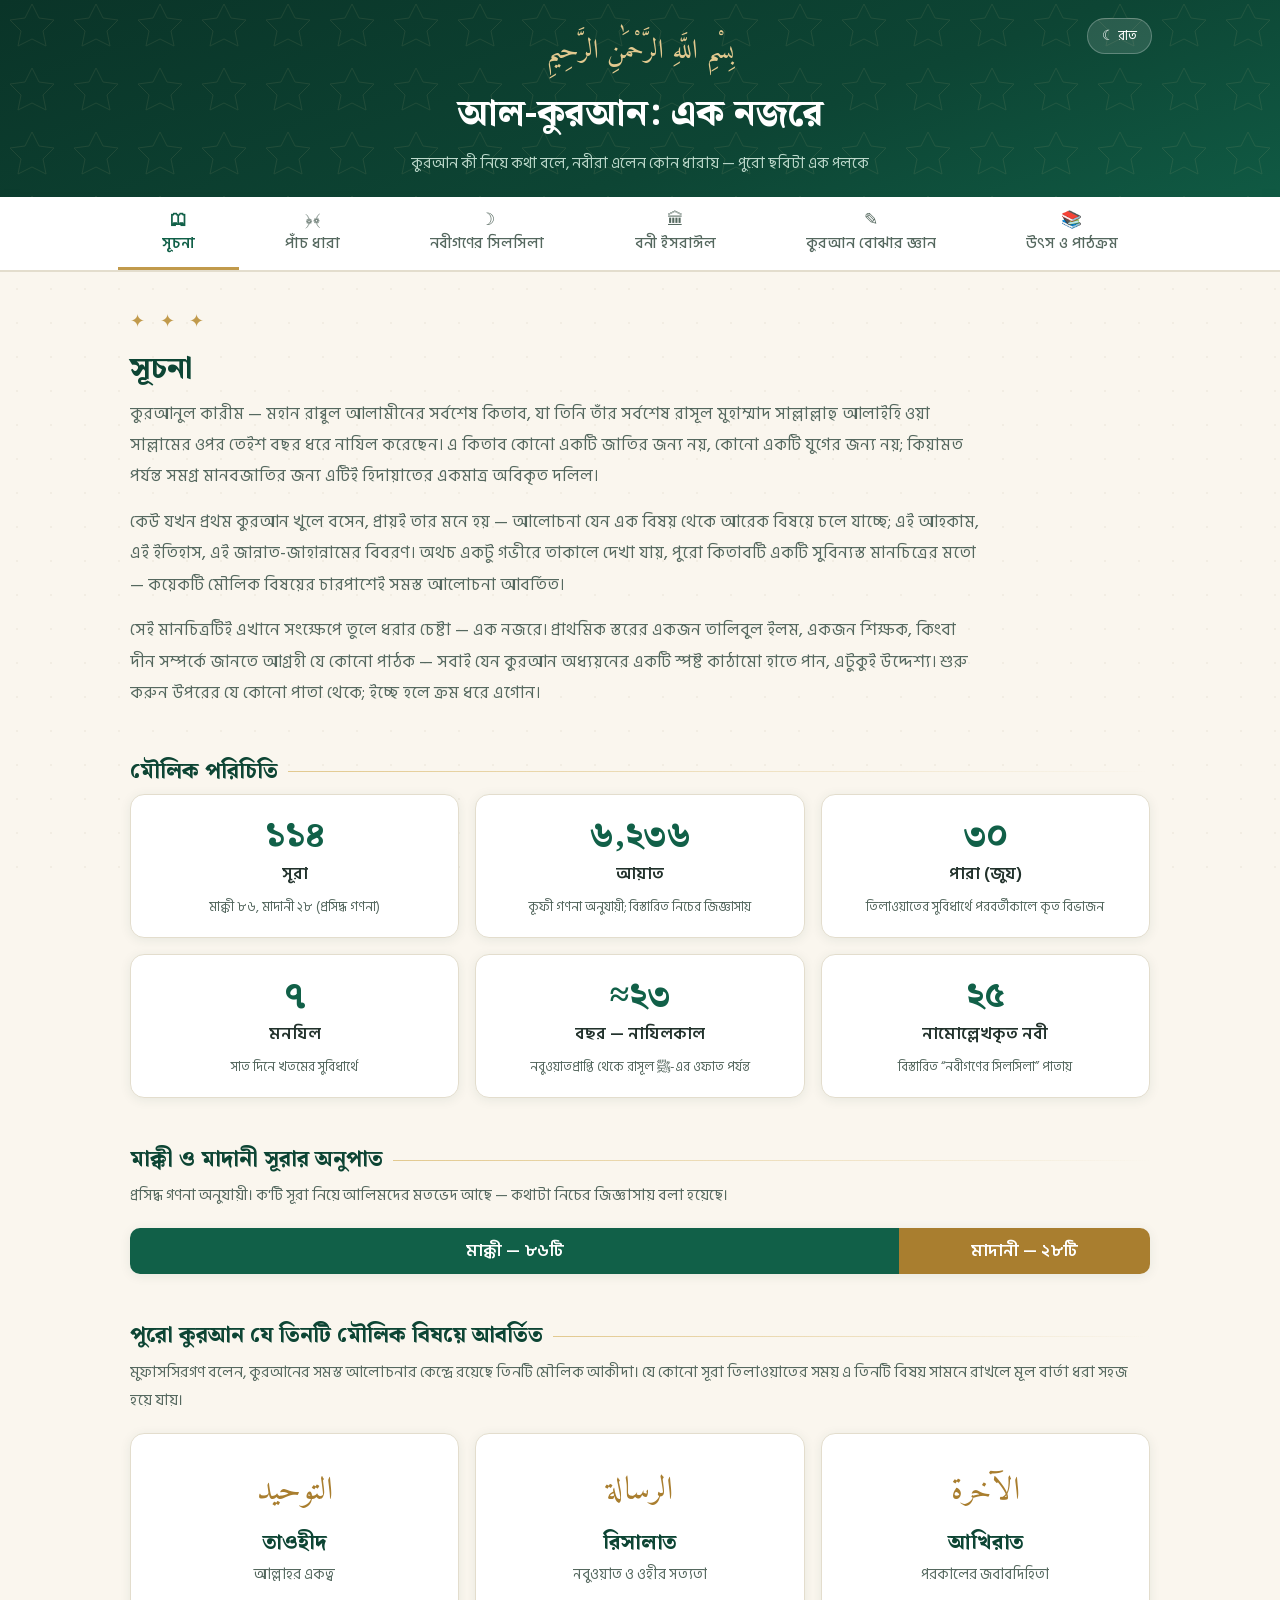
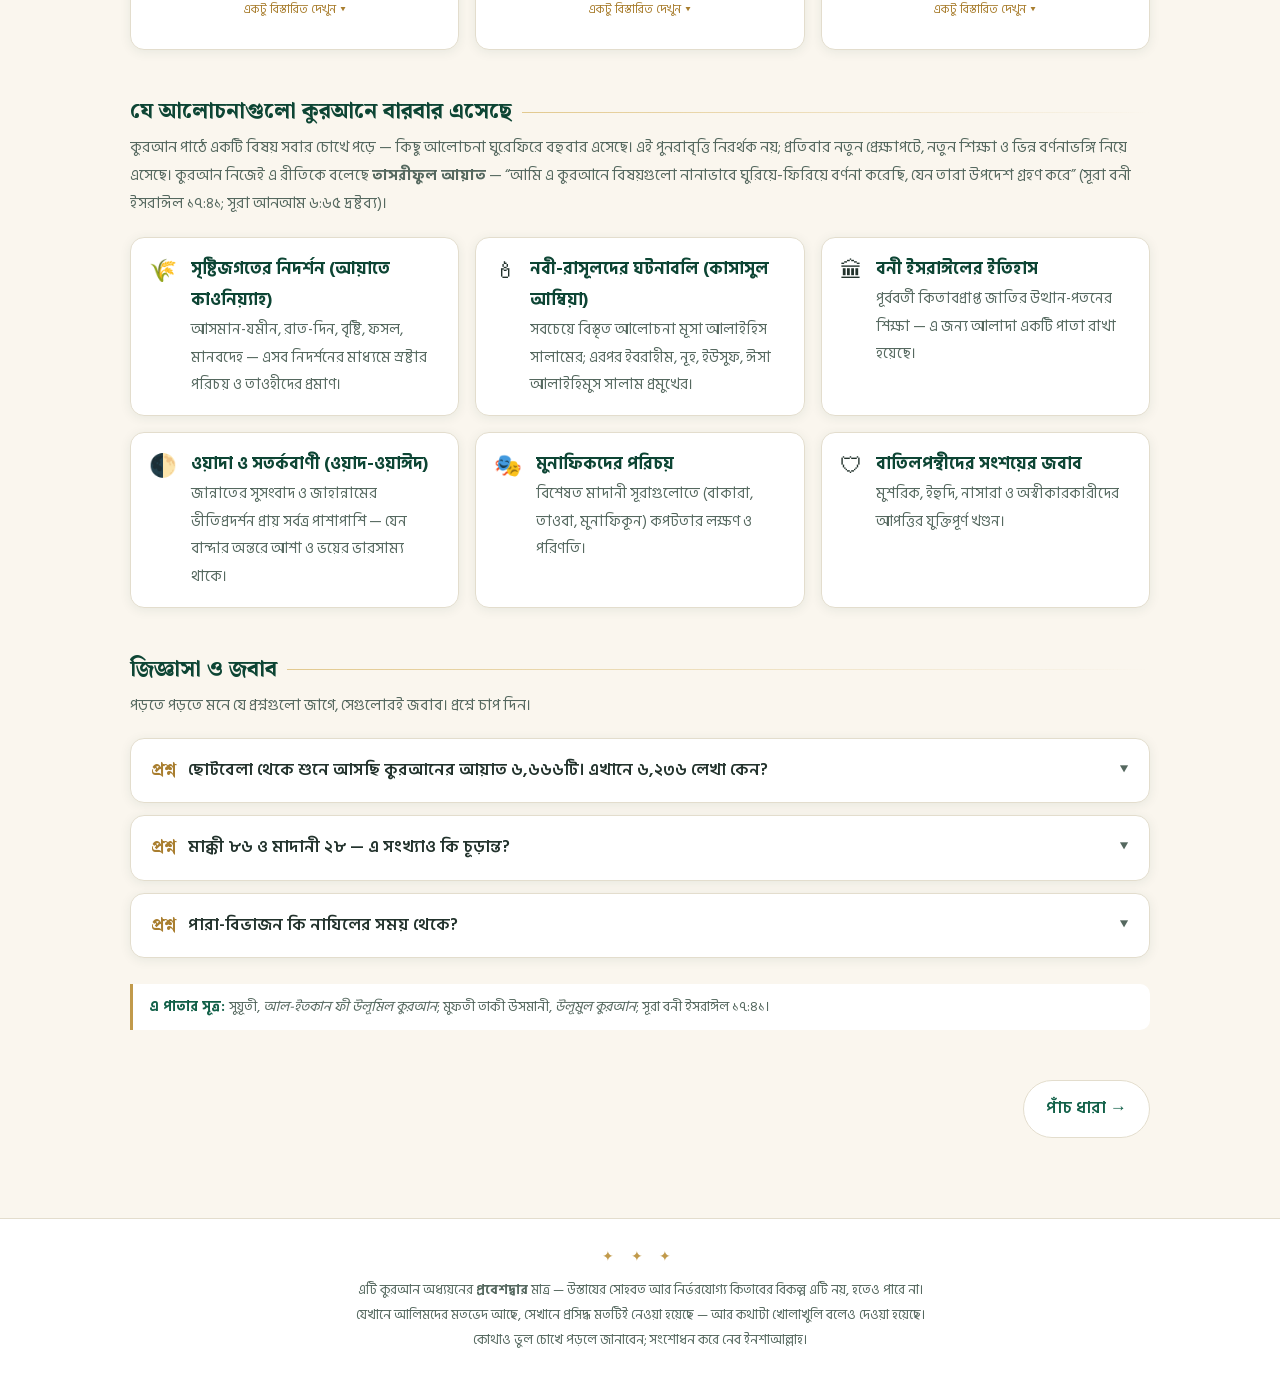
<file: app/index.html>
<!DOCTYPE html>
<html lang="bn">
<head>
  <meta charset="UTF-8">
  <meta name="viewport" content="width=device-width, initial-scale=1.0">
  <title>আল-কুরআন: এক নজরে — কুরআন বোঝার সহজ কাঠামো</title>
  <meta name="description" content="কুরআন খুললে প্রথমেই মনে হয়, আলোচনা যেন এক বিষয় থেকে আরেক বিষয়ে চলে যাচ্ছে। অথচ পুরো কিতাবটি একটি সুবিন্যস্ত মানচিত্র। সেই মানচিত্রটিই এখানে — কুরআনের পাঁচ ধারা, ২৫ নবীর সিলসিলা, বনী ইসরাঈলের ইতিহাস আর তাফসীর বোঝার মৌলিক জ্ঞান; সহজ বাংলায়, এক নজরে।">
  <meta name="author" content="আল-কুরআন: এক নজরে">
  <meta name="theme-color" content="#0a3428">
  <link rel="canonical" href="https://omayerhamdi.github.io/quran-porichiti/">

  <!-- ওপেন গ্রাফ / সোশ্যাল প্রিভিউ -->
  <meta property="og:type" content="website">
  <meta property="og:locale" content="bn_BD">
  <meta property="og:site_name" content="আল-কুরআন: এক নজরে">
  <meta property="og:url" content="https://omayerhamdi.github.io/quran-porichiti/">
  <meta property="og:title" content="আল-কুরআন: এক নজরে">
  <meta property="og:description" content="কুরআন কী নিয়ে কথা বলে, নবীরা এলেন কোন ধারায় — পুরো ছবিটা এক পলকে। পাঁচ ধারা, ২৫ নবীর সিলসিলা-মানচিত্র, বনী ইসরাঈলের ইতিহাস; সহজ বাংলায়।">
  <meta property="og:image" content="https://omayerhamdi.github.io/quran-porichiti/og.png">
  <meta property="og:image:width" content="1200">
  <meta property="og:image:height" content="630">
  <meta property="og:image:alt" content="আল-কুরআন: এক নজরে — ১১৪ সূরা, ৬,২৩৬ আয়াত, ২৫ নবীর সিলসিলা, ৫ ধারা">
  <meta name="twitter:card" content="summary_large_image">
  <meta name="twitter:title" content="আল-কুরআন: এক নজরে">
  <meta name="twitter:description" content="কুরআন কী নিয়ে কথা বলে, নবীরা এলেন কোন ধারায় — পুরো ছবিটা এক পলকে। সহজ বাংলায়।">
  <meta name="twitter:image" content="https://omayerhamdi.github.io/quran-porichiti/og.png">

  <link rel="icon" href="data:image/svg+xml,%3Csvg xmlns='http://www.w3.org/2000/svg' viewBox='0 0 100 100'%3E%3Ctext y='.9em' font-size='90'%3E%F0%9F%93%96%3C/text%3E%3C/svg%3E">
  <link rel="stylesheet" href="fonts/fonts.css">
  <link rel="stylesheet" href="css/style.css">
</head>
<body>
  <div id="app-root">
    <header class="site">
      <div class="hdr-inner">
        <button class="theme-toggle" aria-label="থিম পরিবর্তন">☾ রাত</button>
        <span class="hdr-bismillah">بِسْمِ اللَّهِ الرَّحْمَٰنِ الرَّحِيمِ</span>
        <div class="hdr-title">আল-কুরআন: এক নজরে</div>
        <div class="hdr-sub">কুরআন কী নিয়ে কথা বলে, নবীরা এলেন কোন ধারায় — পুরো ছবিটা এক পলকে</div>
      </div>
      <nav class="tabs" aria-label="প্রধান নেভিগেশন"><div class="tabs-inner"></div></nav>
    </header>

    <main id="page-container" aria-live="polite"></main>

    <footer class="site">
      <span class="f-orn">✦ ✦ ✦</span>
      এটি কুরআন অধ্যয়নের <b>প্রবেশদ্বার</b> মাত্র — উস্তাযের সোহবত আর নির্ভরযোগ্য কিতাবের বিকল্প এটি নয়, হতেও পারে না।<br>
      যেখানে আলিমদের মতভেদ আছে, সেখানে প্রসিদ্ধ মতটিই নেওয়া হয়েছে — আর কথাটা খোলাখুলি বলেও দেওয়া হয়েছে।<br>
      কোথাও ভুল চোখে পড়লে জানাবেন; সংশোধন করে নেব ইনশাআল্লাহ।
    </footer>
  </div>

  <script src="js/data.js"></script>
  <script src="js/app.js"></script>
</body>
</html>
</file>
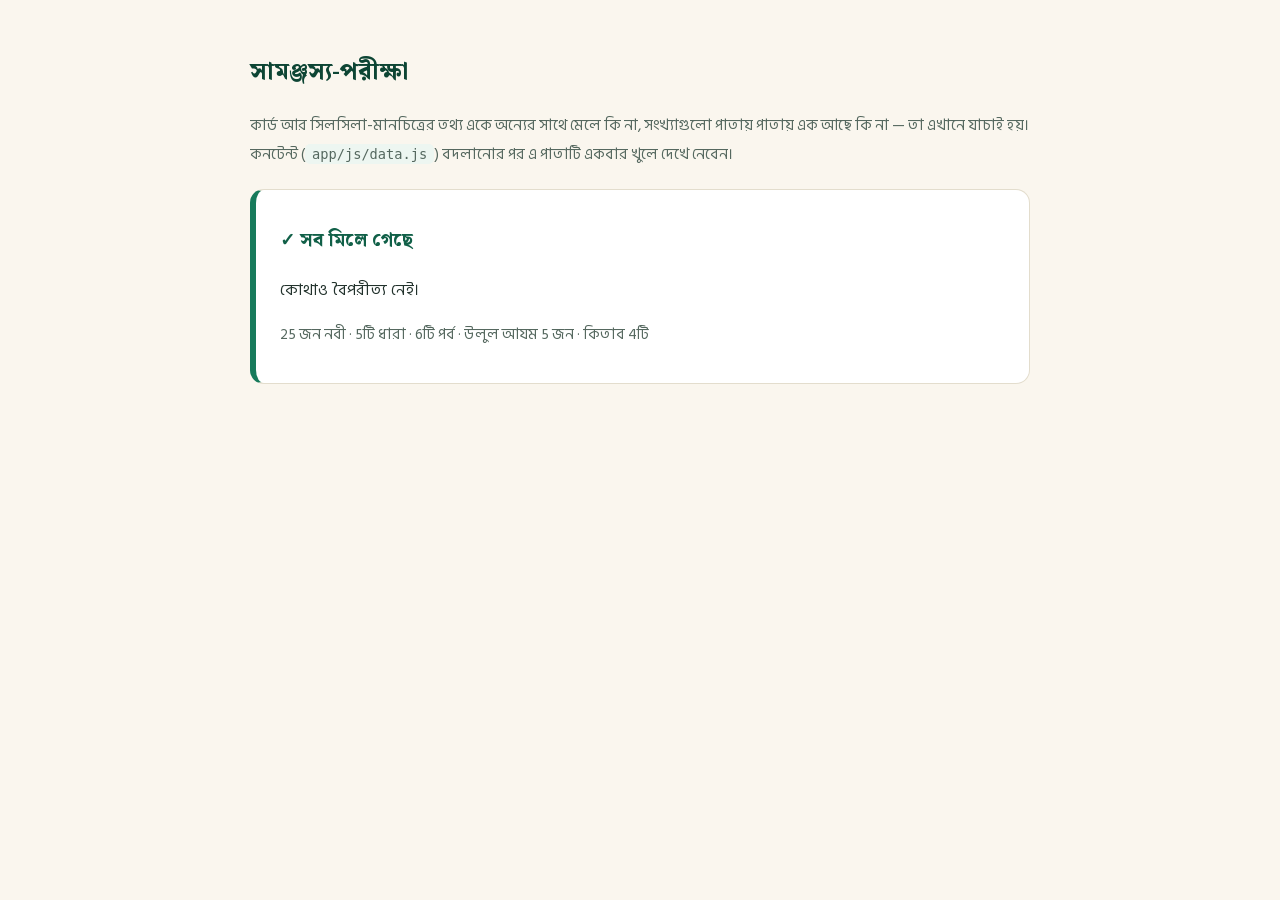
<file: tools/check.html>
<!DOCTYPE html>
<html lang="bn">
<head>
<meta charset="UTF-8">
<title>সামঞ্জস্য-পরীক্ষা — আল-কুরআন: এক নজরে</title>
<link rel="stylesheet" href="../app/fonts/fonts.css">
<style>
  body { font-family: "Hind Siliguri", sans-serif; background: #faf6ee; color: #22322c;
         max-width: 780px; margin: 50px auto; padding: 0 22px; line-height: 1.9; }
  h1 { font-family: "Noto Serif Bengali", serif; color: #0d4534; font-size: 1.5rem; }
  .box { border-radius: 14px; padding: 18px 24px; margin-top: 20px; border: 1px solid #e3ddcd; background: #fff; }
  .ok { border-inline-start: 6px solid #177a5b; }
  .bad { border-inline-start: 6px solid #8c3b2e; }
  .ok h2 { color: #116048; } .bad h2 { color: #8c3b2e; }
  h2 { font-family: "Noto Serif Bengali", serif; font-size: 1.15rem; margin-bottom: 6px; }
  li { margin-bottom: 8px; }
  .sum { color: #55685f; font-size: .95rem; }
  code { background: #edf6f1; padding: 2px 7px; border-radius: 5px; font-size: .9em; }
</style>
</head>
<body>
  <h1>সামঞ্জস্য-পরীক্ষা</h1>
  <p class="sum">কার্ড আর সিলসিলা-মানচিত্রের তথ্য একে অন্যের সাথে মেলে কি না, সংখ্যাগুলো পাতায় পাতায় এক আছে কি না — তা এখানে যাচাই হয়।
     কনটেন্ট (<code>app/js/data.js</code>) বদলানোর পর এ পাতাটি একবার খুলে দেখে নেবেন।</p>
  <div id="out"></div>

  <script src="../app/js/data.js"></script>
  <script src="checks.js"></script>
  <script>
    const r = runChecks(DATA);
    document.getElementById("out").innerHTML = r.ok
      ? `<div class="box ok">
           <h2>✓ সব মিলে গেছে</h2>
           <p>কোথাও বৈপরীত্য নেই।</p>
           <p class="sum">${r.summary}</p>
         </div>`
      : `<div class="box bad">
           <h2>✗ ${r.problems.length}টি অসামঞ্জস্য</h2>
           <ul>${r.problems.map(p => `<li>${p}</li>`).join("")}</ul>
           <p class="sum">${r.summary}</p>
         </div>`;
  </script>
</body>
</html>
</file>
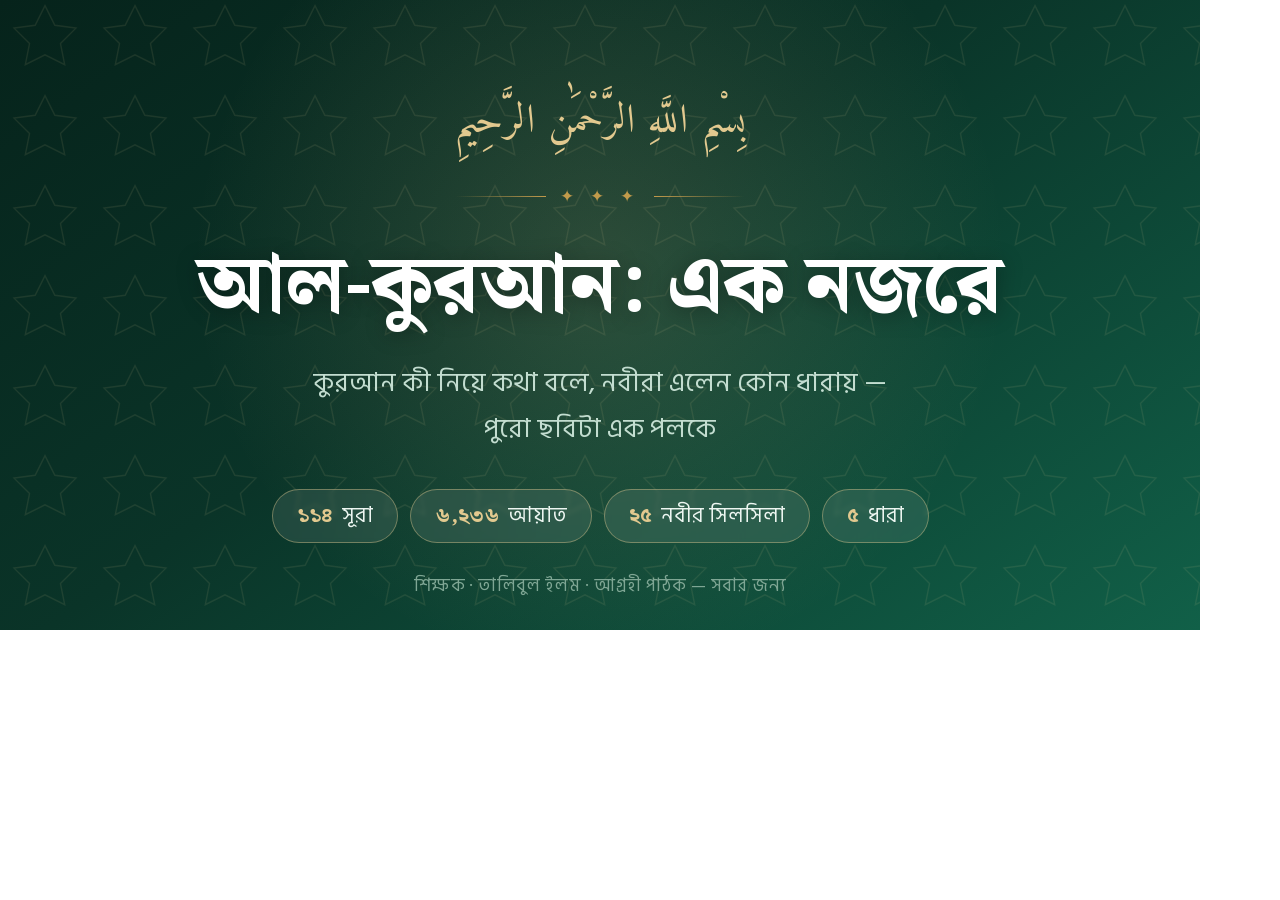
<file: tools/og-source.html>
<!DOCTYPE html>
<html lang="bn">
<head>
<meta charset="UTF-8">
<!-- ওপেন গ্রাফ ইমেজের সোর্স। রি-জেনারেট করতে: tools/build-og.sh -->
<link rel="stylesheet" href="../app/fonts/fonts.css">
<style>
  * { margin: 0; padding: 0; box-sizing: border-box; }
  body { width: 1200px; height: 630px; overflow: hidden; }

  .og {
    width: 1200px; height: 630px; position: relative;
    background: linear-gradient(145deg, #06231b 0%, #0a3428 45%, #116048 100%);
    display: flex; flex-direction: column; align-items: center; justify-content: center;
    font-family: "Hind Siliguri", sans-serif; color: #fff; text-align: center;
  }

  /* সূক্ষ্ম জ্যামিতিক তারকা-নকশা */
  .og::before {
    content: ""; position: absolute; inset: 0; opacity: .10;
    background-image: url("data:image/svg+xml,%3Csvg xmlns='http://www.w3.org/2000/svg' width='90' height='90' viewBox='0 0 64 64'%3E%3Cpath d='M32 4l7 14 15 2-11 11 3 15-14-7-14 7 3-15L10 20l15-2z' fill='none' stroke='%23e2c98f' stroke-width='1'/%3E%3C/svg%3E");
    background-size: 90px;
  }
  /* কোণে নরম আলো */
  .og::after {
    content: ""; position: absolute; inset: 0;
    background: radial-gradient(circle at 50% 42%, rgba(226,201,143,.16), transparent 58%);
  }

  .inner { position: relative; z-index: 2; padding: 0 70px; }

  .bismillah {
    font-family: "Amiri", serif; direction: rtl;
    font-size: 40px; color: #e2c98f; letter-spacing: .5px; margin-bottom: 26px;
  }

  .rule { display: flex; align-items: center; justify-content: center; gap: 14px; margin-bottom: 22px; }
  .rule i { display: block; width: 90px; height: 1px; background: linear-gradient(to right, transparent, #c19a4b); }
  .rule i:last-child { background: linear-gradient(to left, transparent, #c19a4b); }
  .rule span { color: #c19a4b; font-size: 17px; letter-spacing: .35em; }

  h1 {
    font-family: "Noto Serif Bengali", serif; font-weight: 800;
    font-size: 82px; line-height: 1.32; color: #ffffff;
    text-shadow: 0 3px 22px rgba(0,0,0,.32); margin-bottom: 20px;
  }

  .sub {
    font-size: 27px; color: #c3ddd0; line-height: 1.7; font-weight: 400;
    max-width: 900px; margin: 0 auto 36px;
  }

  .chips { display: flex; gap: 12px; justify-content: center; flex-wrap: wrap; }
  .chip {
    background: rgba(255,255,255,.09); border: 1px solid rgba(226,201,143,.42);
    border-radius: 50px; padding: 9px 24px; font-size: 21px; color: #edf6f1;
    display: flex; align-items: center; gap: 9px; backdrop-filter: blur(2px);
  }
  .chip b { font-family: "Noto Serif Bengali", serif; color: #e2c98f; font-weight: 700; }

  .foot {
    position: absolute; bottom: 30px; left: 0; right: 0; z-index: 2;
    font-size: 18px; color: #7fa694; letter-spacing: .02em;
  }
</style>
</head>
<body>
  <div class="og">
    <div class="inner">
      <div class="bismillah">بِسْمِ اللَّهِ الرَّحْمَٰنِ الرَّحِيمِ</div>

      <div class="rule"><i></i><span>✦ ✦ ✦</span><i></i></div>

      <h1>আল-কুরআন: এক নজরে</h1>

      <p class="sub">কুরআন কী নিয়ে কথা বলে, নবীরা এলেন কোন ধারায় —<br>পুরো ছবিটা এক পলকে</p>

      <div class="chips">
        <span class="chip"><b>১১৪</b> সূরা</span>
        <span class="chip"><b>৬,২৩৬</b> আয়াত</span>
        <span class="chip"><b>২৫</b> নবীর সিলসিলা</span>
        <span class="chip"><b>৫</b> ধারা</span>
      </div>
    </div>

    <div class="foot">শিক্ষক · তালিবুল ইলম · আগ্রহী পাঠক — সবার জন্য</div>
  </div>
</body>
</html>
</file>
<file: app/fonts/fonts.css>
/* arabic */
@font-face {
  font-family: 'Amiri';
  font-style: italic;
  font-weight: 400;
  font-display: swap;
  src: url(f00_J7afnpd8CGxBHpUrhLQY67FIEjgjpQ.woff2) format('woff2');
  unicode-range: U+0600-06FF, U+0750-077F, U+0870-088E, U+0890-0891, U+0897-08E1, U+08E3-08FF, U+200C-200E, U+2010-2011, U+204F, U+2E41, U+FB50-FDFF, U+FE70-FE74, U+FE76-FEFC, U+102E0-102FB, U+10E60-10E7E, U+10EC2-10EC4, U+10EFC-10EFF, U+1EE00-1EE03, U+1EE05-1EE1F, U+1EE21-1EE22, U+1EE24, U+1EE27, U+1EE29-1EE32, U+1EE34-1EE37, U+1EE39, U+1EE3B, U+1EE42, U+1EE47, U+1EE49, U+1EE4B, U+1EE4D-1EE4F, U+1EE51-1EE52, U+1EE54, U+1EE57, U+1EE59, U+1EE5B, U+1EE5D, U+1EE5F, U+1EE61-1EE62, U+1EE64, U+1EE67-1EE6A, U+1EE6C-1EE72, U+1EE74-1EE77, U+1EE79-1EE7C, U+1EE7E, U+1EE80-1EE89, U+1EE8B-1EE9B, U+1EEA1-1EEA3, U+1EEA5-1EEA9, U+1EEAB-1EEBB, U+1EEF0-1EEF1;
}
/* latin-ext */
@font-face {
  font-family: 'Amiri';
  font-style: italic;
  font-weight: 400;
  font-display: swap;
  src: url(f01_J7afnpd8CGxBHpUrhL8Y67FIEjgjpQ.woff2) format('woff2');
  unicode-range: U+0100-02BA, U+02BD-02C5, U+02C7-02CC, U+02CE-02D7, U+02DD-02FF, U+0304, U+0308, U+0329, U+1D00-1DBF, U+1E00-1E9F, U+1EF2-1EFF, U+2020, U+20A0-20AB, U+20AD-20C0, U+2113, U+2C60-2C7F, U+A720-A7FF;
}
/* latin */
@font-face {
  font-family: 'Amiri';
  font-style: italic;
  font-weight: 400;
  font-display: swap;
  src: url(f02_J7afnpd8CGxBHpUrhLEY67FIEjg.woff2) format('woff2');
  unicode-range: U+0000-00FF, U+0131, U+0152-0153, U+02BB-02BC, U+02C6, U+02DA, U+02DC, U+0304, U+0308, U+0329, U+2000-206F, U+20AC, U+2122, U+2191, U+2193, U+2212, U+2215, U+FEFF, U+FFFD;
}
/* arabic */
@font-face {
  font-family: 'Amiri';
  font-style: normal;
  font-weight: 400;
  font-display: swap;
  src: url(f03_J7aRnpd8CGxBHpUrtLMS7JNKIjk.woff2) format('woff2');
  unicode-range: U+0600-06FF, U+0750-077F, U+0870-088E, U+0890-0891, U+0897-08E1, U+08E3-08FF, U+200C-200E, U+2010-2011, U+204F, U+2E41, U+FB50-FDFF, U+FE70-FE74, U+FE76-FEFC, U+102E0-102FB, U+10E60-10E7E, U+10EC2-10EC4, U+10EFC-10EFF, U+1EE00-1EE03, U+1EE05-1EE1F, U+1EE21-1EE22, U+1EE24, U+1EE27, U+1EE29-1EE32, U+1EE34-1EE37, U+1EE39, U+1EE3B, U+1EE42, U+1EE47, U+1EE49, U+1EE4B, U+1EE4D-1EE4F, U+1EE51-1EE52, U+1EE54, U+1EE57, U+1EE59, U+1EE5B, U+1EE5D, U+1EE5F, U+1EE61-1EE62, U+1EE64, U+1EE67-1EE6A, U+1EE6C-1EE72, U+1EE74-1EE77, U+1EE79-1EE7C, U+1EE7E, U+1EE80-1EE89, U+1EE8B-1EE9B, U+1EEA1-1EEA3, U+1EEA5-1EEA9, U+1EEAB-1EEBB, U+1EEF0-1EEF1;
}
/* latin-ext */
@font-face {
  font-family: 'Amiri';
  font-style: normal;
  font-weight: 400;
  font-display: swap;
  src: url(f04_J7aRnpd8CGxBHpUgtLMS7JNKIjk.woff2) format('woff2');
  unicode-range: U+0100-02BA, U+02BD-02C5, U+02C7-02CC, U+02CE-02D7, U+02DD-02FF, U+0304, U+0308, U+0329, U+1D00-1DBF, U+1E00-1E9F, U+1EF2-1EFF, U+2020, U+20A0-20AB, U+20AD-20C0, U+2113, U+2C60-2C7F, U+A720-A7FF;
}
/* latin */
@font-face {
  font-family: 'Amiri';
  font-style: normal;
  font-weight: 400;
  font-display: swap;
  src: url(f05_J7aRnpd8CGxBHpUutLMS7JNK.woff2) format('woff2');
  unicode-range: U+0000-00FF, U+0131, U+0152-0153, U+02BB-02BC, U+02C6, U+02DA, U+02DC, U+0304, U+0308, U+0329, U+2000-206F, U+20AC, U+2122, U+2191, U+2193, U+2212, U+2215, U+FEFF, U+FFFD;
}
/* arabic */
@font-face {
  font-family: 'Amiri';
  font-style: normal;
  font-weight: 700;
  font-display: swap;
  src: url(f06_J7acnpd8CGxBHp2VkaY6zp5gGDAbnCA.woff2) format('woff2');
  unicode-range: U+0600-06FF, U+0750-077F, U+0870-088E, U+0890-0891, U+0897-08E1, U+08E3-08FF, U+200C-200E, U+2010-2011, U+204F, U+2E41, U+FB50-FDFF, U+FE70-FE74, U+FE76-FEFC, U+102E0-102FB, U+10E60-10E7E, U+10EC2-10EC4, U+10EFC-10EFF, U+1EE00-1EE03, U+1EE05-1EE1F, U+1EE21-1EE22, U+1EE24, U+1EE27, U+1EE29-1EE32, U+1EE34-1EE37, U+1EE39, U+1EE3B, U+1EE42, U+1EE47, U+1EE49, U+1EE4B, U+1EE4D-1EE4F, U+1EE51-1EE52, U+1EE54, U+1EE57, U+1EE59, U+1EE5B, U+1EE5D, U+1EE5F, U+1EE61-1EE62, U+1EE64, U+1EE67-1EE6A, U+1EE6C-1EE72, U+1EE74-1EE77, U+1EE79-1EE7C, U+1EE7E, U+1EE80-1EE89, U+1EE8B-1EE9B, U+1EEA1-1EEA3, U+1EEA5-1EEA9, U+1EEAB-1EEBB, U+1EEF0-1EEF1;
}
/* latin-ext */
@font-face {
  font-family: 'Amiri';
  font-style: normal;
  font-weight: 700;
  font-display: swap;
  src: url(f07_J7acnpd8CGxBHp2VkaYxzp5gGDAbnCA.woff2) format('woff2');
  unicode-range: U+0100-02BA, U+02BD-02C5, U+02C7-02CC, U+02CE-02D7, U+02DD-02FF, U+0304, U+0308, U+0329, U+1D00-1DBF, U+1E00-1E9F, U+1EF2-1EFF, U+2020, U+20A0-20AB, U+20AD-20C0, U+2113, U+2C60-2C7F, U+A720-A7FF;
}
/* latin */
@font-face {
  font-family: 'Amiri';
  font-style: normal;
  font-weight: 700;
  font-display: swap;
  src: url(f08_J7acnpd8CGxBHp2VkaY_zp5gGDAb.woff2) format('woff2');
  unicode-range: U+0000-00FF, U+0131, U+0152-0153, U+02BB-02BC, U+02C6, U+02DA, U+02DC, U+0304, U+0308, U+0329, U+2000-206F, U+20AC, U+2122, U+2191, U+2193, U+2212, U+2215, U+FEFF, U+FFFD;
}
/* bengali */
@font-face {
  font-family: 'Hind Siliguri';
  font-style: normal;
  font-weight: 400;
  font-display: swap;
  src: url(f09_ijwTs5juQtsyLLR5jN4cxBEoTI7ax8s3JimW3w.woff2) format('woff2');
  unicode-range: U+0951-0952, U+0964-0965, U+0980-09FE, U+1CD0, U+1CD2, U+1CD5-1CD6, U+1CD8, U+1CE1, U+1CEA, U+1CED, U+1CF2, U+1CF5-1CF7, U+200C-200D, U+20B9, U+25CC, U+A8F1;
}
/* latin-ext */
@font-face {
  font-family: 'Hind Siliguri';
  font-style: normal;
  font-weight: 400;
  font-display: swap;
  src: url(f10_ijwTs5juQtsyLLR5jN4cxBEoTJLax8s3JimW3w.woff2) format('woff2');
  unicode-range: U+0100-02BA, U+02BD-02C5, U+02C7-02CC, U+02CE-02D7, U+02DD-02FF, U+0304, U+0308, U+0329, U+1D00-1DBF, U+1E00-1E9F, U+1EF2-1EFF, U+2020, U+20A0-20AB, U+20AD-20C0, U+2113, U+2C60-2C7F, U+A720-A7FF;
}
/* latin */
@font-face {
  font-family: 'Hind Siliguri';
  font-style: normal;
  font-weight: 400;
  font-display: swap;
  src: url(f11_ijwTs5juQtsyLLR5jN4cxBEoTJzax8s3Jik.woff2) format('woff2');
  unicode-range: U+0000-00FF, U+0131, U+0152-0153, U+02BB-02BC, U+02C6, U+02DA, U+02DC, U+0304, U+0308, U+0329, U+2000-206F, U+20AC, U+2122, U+2191, U+2193, U+2212, U+2215, U+FEFF, U+FFFD;
}
/* bengali */
@font-face {
  font-family: 'Hind Siliguri';
  font-style: normal;
  font-weight: 500;
  font-display: swap;
  src: url(f12_ijwOs5juQtsyLLR5jN4cxBEoRG_50vQVKwOs1tqhwg.woff2) format('woff2');
  unicode-range: U+0951-0952, U+0964-0965, U+0980-09FE, U+1CD0, U+1CD2, U+1CD5-1CD6, U+1CD8, U+1CE1, U+1CEA, U+1CED, U+1CF2, U+1CF5-1CF7, U+200C-200D, U+20B9, U+25CC, U+A8F1;
}
/* latin-ext */
@font-face {
  font-family: 'Hind Siliguri';
  font-style: normal;
  font-weight: 500;
  font-display: swap;
  src: url(f13_ijwOs5juQtsyLLR5jN4cxBEoRG_50ugVKwOs1tqhwg.woff2) format('woff2');
  unicode-range: U+0100-02BA, U+02BD-02C5, U+02C7-02CC, U+02CE-02D7, U+02DD-02FF, U+0304, U+0308, U+0329, U+1D00-1DBF, U+1E00-1E9F, U+1EF2-1EFF, U+2020, U+20A0-20AB, U+20AD-20C0, U+2113, U+2C60-2C7F, U+A720-A7FF;
}
/* latin */
@font-face {
  font-family: 'Hind Siliguri';
  font-style: normal;
  font-weight: 500;
  font-display: swap;
  src: url(f14_ijwOs5juQtsyLLR5jN4cxBEoRG_50uYVKwOs1to.woff2) format('woff2');
  unicode-range: U+0000-00FF, U+0131, U+0152-0153, U+02BB-02BC, U+02C6, U+02DA, U+02DC, U+0304, U+0308, U+0329, U+2000-206F, U+20AC, U+2122, U+2191, U+2193, U+2212, U+2215, U+FEFF, U+FFFD;
}
/* bengali */
@font-face {
  font-family: 'Hind Siliguri';
  font-style: normal;
  font-weight: 600;
  font-display: swap;
  src: url(f15_ijwOs5juQtsyLLR5jN4cxBEoREP-0vQVKwOs1tqhwg.woff2) format('woff2');
  unicode-range: U+0951-0952, U+0964-0965, U+0980-09FE, U+1CD0, U+1CD2, U+1CD5-1CD6, U+1CD8, U+1CE1, U+1CEA, U+1CED, U+1CF2, U+1CF5-1CF7, U+200C-200D, U+20B9, U+25CC, U+A8F1;
}
/* latin-ext */
@font-face {
  font-family: 'Hind Siliguri';
  font-style: normal;
  font-weight: 600;
  font-display: swap;
  src: url(f16_ijwOs5juQtsyLLR5jN4cxBEoREP-0ugVKwOs1tqhwg.woff2) format('woff2');
  unicode-range: U+0100-02BA, U+02BD-02C5, U+02C7-02CC, U+02CE-02D7, U+02DD-02FF, U+0304, U+0308, U+0329, U+1D00-1DBF, U+1E00-1E9F, U+1EF2-1EFF, U+2020, U+20A0-20AB, U+20AD-20C0, U+2113, U+2C60-2C7F, U+A720-A7FF;
}
/* latin */
@font-face {
  font-family: 'Hind Siliguri';
  font-style: normal;
  font-weight: 600;
  font-display: swap;
  src: url(f17_ijwOs5juQtsyLLR5jN4cxBEoREP-0uYVKwOs1to.woff2) format('woff2');
  unicode-range: U+0000-00FF, U+0131, U+0152-0153, U+02BB-02BC, U+02C6, U+02DA, U+02DC, U+0304, U+0308, U+0329, U+2000-206F, U+20AC, U+2122, U+2191, U+2193, U+2212, U+2215, U+FEFF, U+FFFD;
}
/* bengali */
@font-face {
  font-family: 'Hind Siliguri';
  font-style: normal;
  font-weight: 700;
  font-display: swap;
  src: url(f18_ijwOs5juQtsyLLR5jN4cxBEoRCf_0vQVKwOs1tqhwg.woff2) format('woff2');
  unicode-range: U+0951-0952, U+0964-0965, U+0980-09FE, U+1CD0, U+1CD2, U+1CD5-1CD6, U+1CD8, U+1CE1, U+1CEA, U+1CED, U+1CF2, U+1CF5-1CF7, U+200C-200D, U+20B9, U+25CC, U+A8F1;
}
/* latin-ext */
@font-face {
  font-family: 'Hind Siliguri';
  font-style: normal;
  font-weight: 700;
  font-display: swap;
  src: url(f19_ijwOs5juQtsyLLR5jN4cxBEoRCf_0ugVKwOs1tqhwg.woff2) format('woff2');
  unicode-range: U+0100-02BA, U+02BD-02C5, U+02C7-02CC, U+02CE-02D7, U+02DD-02FF, U+0304, U+0308, U+0329, U+1D00-1DBF, U+1E00-1E9F, U+1EF2-1EFF, U+2020, U+20A0-20AB, U+20AD-20C0, U+2113, U+2C60-2C7F, U+A720-A7FF;
}
/* latin */
@font-face {
  font-family: 'Hind Siliguri';
  font-style: normal;
  font-weight: 700;
  font-display: swap;
  src: url(f20_ijwOs5juQtsyLLR5jN4cxBEoRCf_0uYVKwOs1to.woff2) format('woff2');
  unicode-range: U+0000-00FF, U+0131, U+0152-0153, U+02BB-02BC, U+02C6, U+02DA, U+02DC, U+0304, U+0308, U+0329, U+2000-206F, U+20AC, U+2122, U+2191, U+2193, U+2212, U+2215, U+FEFF, U+FFFD;
}
/* bengali */
@font-face {
  font-family: 'Noto Serif Bengali';
  font-style: normal;
  font-weight: 400;
  font-stretch: 100%;
  font-display: swap;
  src: url(f21_hYkhPvggTvnzO14VSXltirUdnnkt1pwmWrprmO7RjE0a5BtdKyg8JDBa28jUJA.woff2) format('woff2');
  unicode-range: U+0951-0952, U+0964-0965, U+0980-09FE, U+1CD0, U+1CD2, U+1CD5-1CD6, U+1CD8, U+1CE1, U+1CEA, U+1CED, U+1CF2, U+1CF5-1CF7, U+200C-200D, U+20B9, U+25CC, U+A8F1;
}
/* latin-ext */
@font-face {
  font-family: 'Noto Serif Bengali';
  font-style: normal;
  font-weight: 400;
  font-stretch: 100%;
  font-display: swap;
  src: url(f22_hYkhPvggTvnzO14VSXltirUdnnkt1pwmWrprmO7RjE0a5BtdKzQ8JDBa28jUJA.woff2) format('woff2');
  unicode-range: U+0100-02BA, U+02BD-02C5, U+02C7-02CC, U+02CE-02D7, U+02DD-02FF, U+0304, U+0308, U+0329, U+1D00-1DBF, U+1E00-1E9F, U+1EF2-1EFF, U+2020, U+20A0-20AB, U+20AD-20C0, U+2113, U+2C60-2C7F, U+A720-A7FF;
}
/* latin */
@font-face {
  font-family: 'Noto Serif Bengali';
  font-style: normal;
  font-weight: 400;
  font-stretch: 100%;
  font-display: swap;
  src: url(f23_hYkhPvggTvnzO14VSXltirUdnnkt1pwmWrprmO7RjE0a5BtdKzo8JDBa28g.woff2) format('woff2');
  unicode-range: U+0000-00FF, U+0131, U+0152-0153, U+02BB-02BC, U+02C6, U+02DA, U+02DC, U+0304, U+0308, U+0329, U+2000-206F, U+20AC, U+2122, U+2191, U+2193, U+2212, U+2215, U+FEFF, U+FFFD;
}
/* bengali */
@font-face {
  font-family: 'Noto Serif Bengali';
  font-style: normal;
  font-weight: 600;
  font-stretch: 100%;
  font-display: swap;
  src: url(f21_hYkhPvggTvnzO14VSXltirUdnnkt1pwmWrprmO7RjE0a5BtdKyg8JDBa28jUJA.woff2) format('woff2');
  unicode-range: U+0951-0952, U+0964-0965, U+0980-09FE, U+1CD0, U+1CD2, U+1CD5-1CD6, U+1CD8, U+1CE1, U+1CEA, U+1CED, U+1CF2, U+1CF5-1CF7, U+200C-200D, U+20B9, U+25CC, U+A8F1;
}
/* latin-ext */
@font-face {
  font-family: 'Noto Serif Bengali';
  font-style: normal;
  font-weight: 600;
  font-stretch: 100%;
  font-display: swap;
  src: url(f22_hYkhPvggTvnzO14VSXltirUdnnkt1pwmWrprmO7RjE0a5BtdKzQ8JDBa28jUJA.woff2) format('woff2');
  unicode-range: U+0100-02BA, U+02BD-02C5, U+02C7-02CC, U+02CE-02D7, U+02DD-02FF, U+0304, U+0308, U+0329, U+1D00-1DBF, U+1E00-1E9F, U+1EF2-1EFF, U+2020, U+20A0-20AB, U+20AD-20C0, U+2113, U+2C60-2C7F, U+A720-A7FF;
}
/* latin */
@font-face {
  font-family: 'Noto Serif Bengali';
  font-style: normal;
  font-weight: 600;
  font-stretch: 100%;
  font-display: swap;
  src: url(f23_hYkhPvggTvnzO14VSXltirUdnnkt1pwmWrprmO7RjE0a5BtdKzo8JDBa28g.woff2) format('woff2');
  unicode-range: U+0000-00FF, U+0131, U+0152-0153, U+02BB-02BC, U+02C6, U+02DA, U+02DC, U+0304, U+0308, U+0329, U+2000-206F, U+20AC, U+2122, U+2191, U+2193, U+2212, U+2215, U+FEFF, U+FFFD;
}
/* bengali */
@font-face {
  font-family: 'Noto Serif Bengali';
  font-style: normal;
  font-weight: 800;
  font-stretch: 100%;
  font-display: swap;
  src: url(f21_hYkhPvggTvnzO14VSXltirUdnnkt1pwmWrprmO7RjE0a5BtdKyg8JDBa28jUJA.woff2) format('woff2');
  unicode-range: U+0951-0952, U+0964-0965, U+0980-09FE, U+1CD0, U+1CD2, U+1CD5-1CD6, U+1CD8, U+1CE1, U+1CEA, U+1CED, U+1CF2, U+1CF5-1CF7, U+200C-200D, U+20B9, U+25CC, U+A8F1;
}
/* latin-ext */
@font-face {
  font-family: 'Noto Serif Bengali';
  font-style: normal;
  font-weight: 800;
  font-stretch: 100%;
  font-display: swap;
  src: url(f22_hYkhPvggTvnzO14VSXltirUdnnkt1pwmWrprmO7RjE0a5BtdKzQ8JDBa28jUJA.woff2) format('woff2');
  unicode-range: U+0100-02BA, U+02BD-02C5, U+02C7-02CC, U+02CE-02D7, U+02DD-02FF, U+0304, U+0308, U+0329, U+1D00-1DBF, U+1E00-1E9F, U+1EF2-1EFF, U+2020, U+20A0-20AB, U+20AD-20C0, U+2113, U+2C60-2C7F, U+A720-A7FF;
}
/* latin */
@font-face {
  font-family: 'Noto Serif Bengali';
  font-style: normal;
  font-weight: 800;
  font-stretch: 100%;
  font-display: swap;
  src: url(f23_hYkhPvggTvnzO14VSXltirUdnnkt1pwmWrprmO7RjE0a5BtdKzo8JDBa28g.woff2) format('woff2');
  unicode-range: U+0000-00FF, U+0131, U+0152-0153, U+02BB-02BC, U+02C6, U+02DA, U+02DC, U+0304, U+0308, U+0329, U+2000-206F, U+20AC, U+2122, U+2191, U+2193, U+2212, U+2215, U+FEFF, U+FFFD;
}
</file>
<file: app/css/style.css>
/* ============================================================
   আল-কুরআন: এক নজরে — ডিজাইন সিস্টেম
   ============================================================ */

:root {
  --green-950: #06231b;
  --green-900: #0a3428;
  --green-800: #0d4534;
  --green-700: #116048;
  --green-600: #177a5b;
  --green-100: #d9ede4;
  --green-50:  #edf6f1;
  --gold-600:  #a97e2f;
  --gold-500:  #c19a4b;
  --gold-300:  #e2c98f;
  --cream:     #faf6ee;
  --paper:     #ffffff;
  --ink:       #22322c;
  --ink-soft:  #55685f;
  --line:      #e3ddcd;
  --danger:    #8c3b2e;
  --shadow: 0 2px 12px rgba(13, 69, 52, .08);
  --shadow-lg: 0 10px 34px rgba(13, 69, 52, .14);
  --radius: 14px;
  --bn: "Hind Siliguri", sans-serif;
  --bn-serif: "Noto Serif Bengali", serif;
  --ar: "Amiri", serif;
  --maxw: 1060px;
}

[data-theme="dark"] {
  --cream: #0b1512;
  --paper: #12211c;
  --ink: #e4ede8;
  --ink-soft: #9db3a9;
  --line: #24382f;
  --green-50: #16281f;
  --green-100: #1d3329;
  --gold-600: #d4af6a;
  --gold-500: #c9a75a;
  --shadow: 0 2px 12px rgba(0, 0, 0, .3);
  --shadow-lg: 0 10px 34px rgba(0, 0, 0, .45);
}

* { margin: 0; padding: 0; box-sizing: border-box; }
html { scroll-behavior: smooth; }

body {
  font-family: var(--bn);
  background: var(--cream);
  color: var(--ink);
  line-height: 1.85;
  font-size: 17px;
  -webkit-font-smoothing: antialiased;
}

/* সূক্ষ্ম জ্যামিতিক পটভূমি */
body::before {
  content: ""; position: fixed; inset: 0; pointer-events: none; z-index: 0;
  background-image: radial-gradient(var(--line) 1px, transparent 1.4px);
  background-size: 34px 34px; opacity: .35;
}

#app-root { position: relative; z-index: 1; }

h1, h2, h3, h4 { font-family: var(--bn-serif); line-height: 1.5; color: var(--green-800); }
[data-theme="dark"] h1, [data-theme="dark"] h2, [data-theme="dark"] h3, [data-theme="dark"] h4 { color: var(--green-100); color: #cfe6d9; }
b, strong { color: inherit; }

.ar, .ar-inline { font-family: var(--ar); direction: rtl; unicode-bidi: isolate; }
.ar-inline { font-size: 1.25em; color: var(--green-700); }
[data-theme="dark"] .ar-inline { color: var(--gold-300); }

/* ---------- হেডার ---------- */
header.site {
  background: linear-gradient(160deg, var(--green-900), var(--green-800) 55%, var(--green-700));
  color: #f2f7f4; padding: 0; position: relative; overflow: hidden;
}
header.site::before {
  content: ""; position: absolute; inset: 0; opacity: .1;
  background-image: url("data:image/svg+xml,%3Csvg xmlns='http://www.w3.org/2000/svg' width='64' height='64' viewBox='0 0 64 64'%3E%3Cpath d='M32 4l7 14 15 2-11 11 3 15-14-7-14 7 3-15L10 20l15-2z' fill='none' stroke='%23e2c98f' stroke-width='1'/%3E%3C/svg%3E");
  background-size: 64px;
}
.hdr-inner { max-width: var(--maxw); margin: 0 auto; padding: 26px 20px 18px; position: relative; text-align: center; }
.hdr-bismillah { font-family: var(--ar); font-size: 1.7rem; color: var(--gold-300); display: block; margin-bottom: 4px; }
.hdr-title { font-family: var(--bn-serif); font-size: clamp(1.6rem, 4vw, 2.3rem); font-weight: 800; color: #fff; }
.hdr-sub { color: #bcd8cb; font-size: .95rem; margin-top: 2px; }
.theme-toggle {
  position: absolute; top: 18px; right: 18px; background: rgba(255,255,255,.12);
  border: 1px solid rgba(255,255,255,.25); color: #fff; border-radius: 50px;
  padding: 6px 14px; cursor: pointer; font-family: var(--bn); font-size: .85rem;
}
.theme-toggle:hover { background: rgba(255,255,255,.22); }

/* ---------- নেভিগেশন ---------- */
nav.tabs {
  position: sticky; top: 0; z-index: 50;
  background: var(--paper); box-shadow: var(--shadow);
  border-bottom: 2px solid var(--line);
}
.tabs-inner {
  max-width: var(--maxw); margin: 0 auto; display: flex; gap: 2px;
  overflow-x: auto; scrollbar-width: none; padding: 0 8px;
}
.tabs-inner::-webkit-scrollbar { display: none; }
.tab {
  flex: 1 0 auto; text-align: center; padding: 12px 14px 9px; cursor: pointer;
  color: var(--ink-soft); text-decoration: none; font-weight: 500; font-size: .95rem;
  border-bottom: 3px solid transparent; white-space: nowrap; transition: color .2s, border-color .2s;
}
.tab .t-ic { display: block; font-size: 1.05rem; line-height: 1.3; }
.tab:hover { color: var(--green-700); }
.tab.active { color: var(--green-700); border-bottom-color: var(--gold-500); font-weight: 600; }
[data-theme="dark"] .tab.active { color: #cfe6d9; }

/* ---------- লেআউট ---------- */
main { max-width: var(--maxw); margin: 0 auto; padding: 34px 20px 80px; }
.page { animation: fadein .45s ease; }
@keyframes fadein { from { opacity: 0; transform: translateY(10px); } to { opacity: 1; transform: none; } }

.page-title { font-size: clamp(1.45rem, 3.4vw, 1.9rem); margin-bottom: 6px; }
.page-title-orn { color: var(--gold-500); font-size: 1.1rem; letter-spacing: .3em; display: block; margin-bottom: 8px; }
.lead { color: var(--ink-soft); max-width: 850px; }
.section { margin-top: 46px; }
.section > h2 { font-size: 1.35rem; margin-bottom: 6px; display: flex; align-items: center; gap: 10px; }
.section > h2::after { content: ""; flex: 1; height: 1px; background: linear-gradient(to left, transparent, var(--gold-300)); }
.section-note { color: var(--ink-soft); font-size: .95rem; margin-bottom: 18px; }

.divider-orn { text-align: center; color: var(--gold-500); margin: 40px 0 8px; font-size: 1.2rem; letter-spacing: .6em; }

/* ---------- কার্ড ---------- */
.card {
  background: var(--paper); border: 1px solid var(--line);
  border-radius: var(--radius); box-shadow: var(--shadow); padding: 22px;
}
.grid { display: grid; gap: 16px; }
.grid.c2 { grid-template-columns: repeat(auto-fit, minmax(290px, 1fr)); }
.grid.c3 { grid-template-columns: repeat(auto-fit, minmax(250px, 1fr)); }

/* পরিসংখ্যান */
.stat {
  text-align: center; padding: 20px 12px; cursor: default; position: relative;
  transition: transform .25s ease, box-shadow .25s ease;
}
.stat:hover { transform: translateY(-4px); box-shadow: var(--shadow-lg); }
.stat .num { font-family: var(--bn-serif); font-size: 2.2rem; font-weight: 800; color: var(--green-700); line-height: 1.2; }
[data-theme="dark"] .stat .num { color: var(--gold-300); }
.stat .lbl { font-weight: 600; margin-top: 2px; }
.stat .nt { font-size: .82rem; color: var(--ink-soft); line-height: 1.55; margin-top: 6px; }

/* মাক্কী-মাদানী দণ্ড */
.mm-bar { display: flex; height: 46px; border-radius: 10px; overflow: hidden; box-shadow: var(--shadow); font-weight: 600; color: #fff; }
.mm-bar .mk { background: var(--green-700); display: flex; align-items: center; justify-content: center; transition: width 1s ease; }
.mm-bar .md { background: var(--gold-600); display: flex; align-items: center; justify-content: center; transition: width 1s ease; }

/* তিন মৌলিক বিষয় */
.theme-card { text-align: center; padding: 28px 20px; position: relative; overflow: hidden; transition: transform .25s, box-shadow .25s; cursor: pointer; }
.theme-card:hover { transform: translateY(-5px); box-shadow: var(--shadow-lg); }
.theme-card .t-ar { font-family: var(--ar); font-size: 2rem; color: var(--gold-600); display: block; }
.theme-card h3 { font-size: 1.3rem; margin: 6px 0 2px; }
.theme-card .t-short { color: var(--ink-soft); font-size: .92rem; margin-bottom: 10px; }
.theme-card .t-desc { font-size: .95rem; text-align: right; text-align: start; color: var(--ink); display: none; padding-top: 12px; border-top: 1px dashed var(--line); margin-top: 10px; }
.theme-card.open .t-desc { display: block; animation: fadein .3s; }
.theme-card .t-hint { font-size: .78rem; color: var(--gold-600); margin-top: 8px; }

/* তাসরীফ আইটেম */
.tasrif-item { display: flex; gap: 14px; align-items: flex-start; padding: 16px 18px; }
.tasrif-item .ic { font-size: 1.4rem; line-height: 1.6; }
.tasrif-item b { display: block; color: var(--green-800); }
[data-theme="dark"] .tasrif-item b { color: #cfe6d9; }
.tasrif-item p { font-size: .93rem; color: var(--ink-soft); }

/* ---------- অ্যাকর্ডিয়ন (FAQ) ---------- */
.acc { border: 1px solid var(--line); border-radius: var(--radius); background: var(--paper); overflow: hidden; box-shadow: var(--shadow); }
.acc + .acc { margin-top: 12px; }
.acc-q {
  width: 100%; text-align: inherit; background: none; border: 0; font: inherit; color: var(--ink);
  padding: 16px 20px; cursor: pointer; display: flex; gap: 12px; align-items: flex-start; font-weight: 600;
}
.acc-q .qm { color: var(--gold-600); font-family: var(--bn-serif); font-weight: 800; flex-shrink: 0; }
.acc-q .chev { margin-inline-start: auto; transition: transform .3s; color: var(--ink-soft); flex-shrink: 0; }
.acc.open .chev { transform: rotate(180deg); }
.acc-a { max-height: 0; overflow: hidden; transition: max-height .45s ease; }
.acc-a-inner { padding: 0 20px 18px 46px; color: var(--ink-soft); font-size: .97rem; }
.acc-a-inner b, .acc-a-inner i { color: var(--ink); }

/* সূত্র */
.src { margin-top: 26px; font-size: .88rem; color: var(--ink-soft); border-inline-start: 3px solid var(--gold-500); padding: 10px 16px; background: var(--paper); border-radius: 0 10px 10px 0; }
.src::before { content: "এ পাতার সূত্র: "; font-weight: 700; color: var(--green-700); }
[data-theme="dark"] .src::before { color: var(--gold-300); }

/* ---------- পাঁচ ধারা ---------- */
.stream { padding: 0; overflow: hidden; }
.stream + .stream { margin-top: 16px; }
.stream-head { display: flex; align-items: center; gap: 16px; padding: 18px 22px; cursor: pointer; }
.stream-num {
  font-family: var(--bn-serif); font-weight: 800; font-size: 1.25rem; color: #fff;
  width: 46px; height: 46px; border-radius: 12px; display: flex; align-items: center; justify-content: center; flex-shrink: 0;
}
.s1 .stream-num { background: #116048; } .s2 .stream-num { background: #7a5427; }
.s3 .stream-num { background: #2b6777; } .s4 .stream-num { background: #5b4a7a; }
.s5 .stream-num { background: #8c3b2e; }
.stream-head h3 { font-size: 1.18rem; }
.stream-head .s-sub { font-size: .85rem; color: var(--ink-soft); }
.stream-head .s-ar { margin-inline-start: auto; font-family: var(--ar); font-size: 1.3rem; color: var(--gold-600); white-space: nowrap; }
.stream-body { display: none; padding: 0 22px 20px; }
.stream.open .stream-body { display: block; animation: fadein .3s; }
.stream-ex { margin-top: 12px; background: var(--green-50); border-radius: 10px; padding: 12px 16px; font-size: .94rem; }
.stream-ex::before { content: "কুরআনে যেমন — "; font-weight: 700; color: var(--green-700); }
[data-theme="dark"] .stream-ex::before { color: var(--gold-300); }

/* ম্যাপিং */
.map-row { display: grid; grid-template-columns: 1fr auto 1fr; gap: 10px; align-items: center; padding: 10px 0; border-bottom: 1px dashed var(--line); }
.map-row:last-child { border-bottom: 0; }
.map-row .arrow { color: var(--gold-600); font-size: 1.3rem; }
.map-row .to { font-weight: 700; color: var(--green-700); }
[data-theme="dark"] .map-row .to { color: var(--gold-300); }
.map-row .d { grid-column: 1 / -1; font-size: .85rem; color: var(--ink-soft); margin-top: -6px; }

/* ---------- কুইজ ---------- */
.quiz { border: 2px solid var(--gold-300); }
.quiz-prog { display: flex; gap: 6px; margin-bottom: 16px; }
.quiz-prog span { flex: 1; height: 6px; border-radius: 6px; background: var(--line); }
.quiz-prog span.done-ok { background: var(--green-600); }
.quiz-prog span.done-bad { background: var(--danger); }
.quiz-prog span.cur { background: var(--gold-500); }
.quiz-q { font-weight: 600; font-size: 1.05rem; margin-bottom: 16px; }
.quiz-opts { display: grid; gap: 10px; grid-template-columns: repeat(auto-fit, minmax(200px, 1fr)); }
.quiz-opt {
  font: inherit; padding: 11px 16px; border-radius: 10px; border: 1.5px solid var(--line);
  background: var(--paper); color: var(--ink); cursor: pointer; transition: all .2s; text-align: center;
}
.quiz-opt:hover:not(:disabled) { border-color: var(--green-600); background: var(--green-50); }
.quiz-opt.correct { background: var(--green-600); color: #fff; border-color: var(--green-600); }
.quiz-opt.wrong { background: var(--danger); color: #fff; border-color: var(--danger); }
.quiz-opt:disabled { cursor: default; opacity: .85; }
.quiz-why { margin-top: 14px; background: var(--green-50); padding: 12px 16px; border-radius: 10px; font-size: .95rem; display: none; }
.quiz-why.show { display: block; animation: fadein .3s; }
.quiz-next { margin-top: 14px; background: var(--green-700); color: #fff; border: 0; font: inherit; font-weight: 600; padding: 10px 26px; border-radius: 50px; cursor: pointer; display: none; }
.quiz-next.show { display: inline-block; }
.quiz-next:hover { background: var(--green-800); }
.quiz-score { text-align: center; padding: 20px 0 6px; }
.quiz-score .big { font-family: var(--bn-serif); font-size: 2.4rem; font-weight: 800; color: var(--green-700); }
[data-theme="dark"] .quiz-score .big { color: var(--gold-300); }

/* ---------- নবীদের টাইমলাইন ---------- */
.era { margin-top: 44px; }
.era-head {
  background: linear-gradient(135deg, var(--green-800), var(--green-700));
  color: #fff; border-radius: var(--radius); padding: 18px 24px; box-shadow: var(--shadow);
}
.era-head h2 { color: #fff; font-size: 1.25rem; }
.era-head .era-lesson { font-size: .92rem; color: #cde3d7; margin-top: 4px; }
.timeline { position: relative; margin: 10px 0 0 22px; padding: 18px 0 6px 30px; border-inline-start: 2.5px solid var(--gold-300); }
[data-theme="dark"] .timeline { border-color: var(--green-700); }

.pcard { position: relative; margin-bottom: 18px; }
.pcard::before {
  content: ""; position: absolute; top: 26px; inset-inline-start: -39px;
  width: 15px; height: 15px; border-radius: 50%; background: var(--gold-500);
  border: 3px solid var(--cream); box-shadow: 0 0 0 2px var(--gold-500);
}
.pcard.ulul::before { background: var(--green-700); box-shadow: 0 0 0 2px var(--green-700); }
.pcard-head { display: flex; align-items: center; gap: 14px; padding: 16px 20px; cursor: pointer; flex-wrap: wrap; }
.pcard-no { font-family: var(--bn-serif); color: var(--gold-600); font-weight: 800; font-size: .95rem; flex-shrink: 0; }
.pcard-name { font-family: var(--bn-serif); font-weight: 800; font-size: 1.2rem; color: var(--green-800); }
[data-theme="dark"] .pcard-name { color: #cfe6d9; }
.pcard-ar { font-family: var(--ar); font-size: 1.35rem; color: var(--gold-600); }
.pcard-title { flex-basis: 100%; font-size: .9rem; color: var(--ink-soft); margin-top: -8px; padding-inline-start: 34px; }
.badge { font-size: .75rem; font-weight: 600; padding: 3px 11px; border-radius: 50px; white-space: nowrap; }
.badge.ulul { background: var(--green-700); color: #fff; }
.badge.book { background: var(--gold-500); color: #fff; }
.badge.ikh { background: transparent; color: var(--danger); border: 1px solid var(--danger); }
[data-theme="dark"] .badge.ikh { color: #e0917f; border-color: #e0917f; }
.pcard-chev { margin-inline-start: auto; color: var(--ink-soft); transition: transform .3s; }
.pcard.open .pcard-chev { transform: rotate(180deg); }
.pcard-body { display: none; padding: 0 20px 18px; }
.pcard.open .pcard-body { display: block; animation: fadein .3s; }
.pcard-body .story { font-size: .97rem; }
.mention-bar { display: flex; align-items: center; gap: 10px; margin: 14px 0 4px; font-size: .85rem; color: var(--ink-soft); }
.mention-bar .track { flex: 1; height: 8px; background: var(--green-50); border: 1px solid var(--line); border-radius: 8px; overflow: hidden; }
.mention-bar .fill { height: 100%; background: linear-gradient(to right, var(--green-600), var(--gold-500)); border-radius: 8px; width: 0; transition: width 1s ease; }
.pcard-refs { font-size: .85rem; color: var(--ink-soft); margin-top: 10px; }
.pcard-note { font-size: .85rem; color: var(--ink-soft); margin-top: 2px; font-style: italic; }
.pcard-refs::before { content: "মূল আলোচনা: "; font-weight: 700; color: var(--green-700); }
[data-theme="dark"] .pcard-refs::before { color: var(--gold-300); }
.pcard-ikh { font-size: .88rem; color: var(--danger); margin-top: 8px; background: rgba(140,59,46,.07); padding: 8px 12px; border-radius: 8px; }
[data-theme="dark"] .pcard-ikh { color: #e0917f; }
.pcard-ikh::before { content: "⚖ মতভেদ: "; font-weight: 700; }

.bridge {
  margin: 6px 0 24px; background: var(--green-50); border: 1px dashed var(--green-600);
  border-radius: var(--radius); padding: 16px 20px; font-size: .95rem; position: relative;
}
.bridge::before { content: "🔗 ধারার সংযোগ"; display: block; font-weight: 700; color: var(--green-700); margin-bottom: 4px; font-size: .85rem; }
[data-theme="dark"] .bridge::before { color: var(--gold-300); }

/* বেসিকস */
.basics .card { padding: 18px 20px; }
.basics b.bt { color: var(--green-700); display: block; margin-bottom: 4px; font-family: var(--bn-serif); }
[data-theme="dark"] .basics b.bt { color: var(--gold-300); }
.basics p { font-size: .94rem; color: var(--ink-soft); }

/* ---------- সিলসিলা-মানচিত্র ---------- */
.mp-wrap { position: relative; }
.mp-hint { color: var(--gold-600); }

.mp-legend { display: flex; flex-wrap: wrap; gap: 8px 18px; margin-bottom: 12px; font-size: .84rem; color: var(--ink-soft); }
.mp-lg { display: flex; align-items: center; gap: 7px; }
.mp-lg i { width: 15px; height: 12px; border-radius: 4px; display: block; border: 1.5px solid var(--green-600); background: var(--paper); }
.mp-lg.ulul i { background: var(--green-700); border-color: var(--green-700); }
.mp-lg.dotted i { border-style: dotted; border-color: var(--gold-600); }
.mp-lg.ghost i { border-style: dashed; border-color: var(--ink-soft); background: transparent; }

.mp-scroll {
  background: var(--paper); border: 1px solid var(--line); border-radius: var(--radius);
  box-shadow: var(--shadow); padding: 8px; overflow-x: auto;
}
.mp-svg { display: block; width: 100%; min-width: 700px; height: auto; }

/* যুগ-ব্যান্ড */
.mp-band rect { fill: var(--green-50); stroke: var(--line); stroke-width: 1; }
.mp-band text { font-family: var(--bn-serif); font-size: 13px; font-weight: 700; fill: var(--green-700); }
[data-theme="dark"] .mp-band text { fill: var(--gold-300); }

/* সংযোগরেখা */
.mp-edge { fill: none; stroke: var(--gold-500); stroke-width: 2; }
.mp-edge.dashed { stroke-dasharray: 5 4; stroke: var(--ink-soft); opacity: .75; }
.mp-path { fill: none; stroke-width: 2.5; stroke-dasharray: 7 6; }
.mp-path.lineage { stroke: var(--gold-600); }
.mp-path.fatrah { stroke: var(--danger); }
[data-theme="dark"] .mp-path.fatrah { stroke: #e0917f; }

/* রেখার ওপর লেবেল */
.mp-chip rect { fill: var(--paper); stroke-width: 1.2; }
.mp-chip text { font-family: var(--bn); font-size: 11px; fill: var(--ink-soft); }
.mp-chip.lineage rect { stroke: var(--gold-500); }
.mp-chip.fatrah rect { stroke: var(--danger); }
.mp-chip.fatrah text { fill: var(--danger); font-weight: 600; }
[data-theme="dark"] .mp-chip.fatrah rect { stroke: #e0917f; }
[data-theme="dark"] .mp-chip.fatrah text { fill: #e0917f; }
.mp-chip.ghost rect { stroke: var(--ink-soft); stroke-dasharray: 4 3; }

/* নোড */
.mp-node rect { fill: var(--paper); stroke: var(--green-600); stroke-width: 1.6; transition: filter .18s; }
.mp-node .mp-name { font-family: var(--bn-serif); font-weight: 700; fill: var(--green-800); }
.mp-node .mp-sub { font-family: var(--bn); font-size: 10.5px; fill: var(--ink-soft); }
[data-theme="dark"] .mp-node .mp-name { fill: #cfe6d9; }

.mp-node.ulul rect { fill: var(--green-700); stroke: var(--green-700); }
.mp-node.ulul .mp-name { fill: #fff; }
.mp-node.ulul .mp-sub { fill: #bcd8cb; }

.mp-node.final rect { fill: var(--gold-600); stroke: var(--gold-600); filter: drop-shadow(0 0 7px rgba(193,154,75,.55)); }
.mp-node.final .mp-name { fill: #fff; font-size: 16px !important; }
.mp-node.final .mp-sub { fill: #fbf1dd; }

.mp-node.dotted rect { stroke: var(--gold-600); stroke-dasharray: 4 3; }
.mp-node.ghost rect { fill: transparent; stroke: var(--ink-soft); stroke-dasharray: 5 4; }
.mp-node.ghost .mp-name { fill: var(--ink-soft); font-weight: 400; }

.mp-node.clickable { cursor: pointer; }
.mp-node.clickable:hover rect,
.mp-node.clickable:focus rect { filter: brightness(1.06) drop-shadow(0 3px 9px rgba(13,69,52,.32)); }
.mp-node.clickable:focus { outline: none; }
.mp-node.clickable:focus rect { stroke-width: 3; }

/* ভাসমান পরিচয় */
.mp-tip {
  position: absolute; transform: translate(-50%, -100%); pointer-events: none; z-index: 20;
  background: var(--green-900); color: #edf6f1; font-size: .82rem; line-height: 1.6;
  padding: 7px 13px; border-radius: 9px; max-width: 300px; text-align: center;
  box-shadow: var(--shadow-lg); border: 1px solid var(--gold-600);
}

/* মানচিত্র থেকে এসে কার্ড ঝলক */
@keyframes cardflash {
  0%, 100% { box-shadow: var(--shadow); }
  25%, 75% { box-shadow: 0 0 0 3px var(--gold-500), var(--shadow-lg); }
}
.pcard.flash { animation: cardflash 1.5s ease; }

/* ---------- বনী ইসরাঈল ---------- */
.phase { position: relative; margin-bottom: 18px; }
.phase-head { display: flex; align-items: center; gap: 14px; padding: 16px 20px; cursor: pointer; }
.phase-no {
  width: 44px; height: 44px; border-radius: 50%; flex-shrink: 0; color: #fff;
  display: flex; align-items: center; justify-content: center; font-family: var(--bn-serif); font-weight: 800; font-size: 1.1rem;
}
.phase.rise .phase-no { background: var(--green-700); }
.phase.fall .phase-no { background: var(--danger); }
.phase.final .phase-no { background: var(--gold-600); }
.phase-head h3 { font-size: 1.12rem; flex: 1; }
.phase-head .ic { font-size: 1.3rem; }
.phase-body { display: none; padding: 0 20px 18px; font-size: .97rem; }
.phase.open .phase-body { display: block; animation: fadein .3s; }
.phase-body ul { margin: 10px 0 10px 22px; }
.phase-body li { margin-bottom: 8px; }
.phase-refs { font-size: .85rem; color: var(--ink-soft); margin-top: 12px; }
.phase-refs::before { content: "দলিল: "; font-weight: 700; color: var(--green-700); }
[data-theme="dark"] .phase-refs::before { color: var(--gold-300); }

/* উত্থান-পতন রেখা */
.arc-wrap { margin: 8px 0 26px; }
.arc-wrap svg { width: 100%; height: auto; display: block; }
.arc-label { font-size: .78rem; fill: var(--ink-soft); font-family: var(--bn); }
.arc-dot { cursor: pointer; }

/* আয়না */
.mirror { display: grid; grid-template-columns: 1fr 1fr; gap: 0; border-radius: var(--radius); overflow: hidden; box-shadow: var(--shadow); border: 1px solid var(--line); }
.mirror .m-they, .mirror .m-we { padding: 14px 18px; font-size: .94rem; }
.mirror .m-they { background: rgba(140,59,46,.06); border-inline-end: 1px dashed var(--line); }
.mirror .m-we { background: var(--green-50); }
.mirror .m-head { font-weight: 700; font-size: .9rem; }
.mirror .m-they .m-head { color: var(--danger); }
.mirror .m-we .m-head { color: var(--green-700); }
[data-theme="dark"] .mirror .m-they .m-head { color: #e0917f; }
[data-theme="dark"] .mirror .m-we .m-head { color: var(--gold-300); }
.hadith-note { margin-top: 18px; border-inline-start: 3px solid var(--green-600); }

/* ---------- উলূম ---------- */
.topic { padding: 0; overflow: hidden; }
.topic + .topic { margin-top: 14px; }
.topic-head { display: flex; align-items: center; gap: 14px; padding: 16px 20px; cursor: pointer; }
.topic-ic {
  width: 42px; height: 42px; flex-shrink: 0; border-radius: 10px; background: var(--green-50);
  border: 1px solid var(--line); display: flex; align-items: center; justify-content: center; font-size: 1.15rem;
  font-family: var(--ar); color: var(--green-700);
}
.topic-head h3 { font-size: 1.1rem; flex: 1; }
.topic-no { font-family: var(--bn-serif); color: var(--gold-600); font-weight: 800; }
.topic-body { display: none; padding: 0 20px 18px; font-size: .96rem; }
.topic.open .topic-body { display: block; animation: fadein .3s; }

/* তুলনা টেবিল */
.cmp-table { width: 100%; border-collapse: collapse; margin-top: 14px; font-size: .92rem; border-radius: 10px; overflow: hidden; }
.cmp-table th, .cmp-table td { padding: 10px 14px; border: 1px solid var(--line); text-align: start; vertical-align: top; }
.cmp-table th { background: var(--green-700); color: #fff; font-family: var(--bn-serif); }
.cmp-table td:first-child { font-weight: 600; background: var(--green-50); white-space: nowrap; }
.table-scroll { overflow-x: auto; }

/* তাফসীর সিঁড়ি */
.ladder { counter-reset: step; margin-top: 14px; }
.ladder-step { display: flex; gap: 14px; padding: 12px 0; border-bottom: 1px dashed var(--line); }
.ladder-step:last-child { border: 0; }
.ladder-step .no {
  counter-increment: step; flex-shrink: 0; width: 34px; height: 34px; border-radius: 50%;
  background: var(--green-700); color: #fff; display: flex; align-items: center; justify-content: center;
  font-family: var(--bn-serif); font-weight: 800; font-size: .95rem;
}
.ladder-step b { display: block; }
.ladder-step p { font-size: .9rem; color: var(--ink-soft); }

/* ---------- উৎসপঞ্জি ---------- */
.step-card { display: flex; gap: 18px; align-items: flex-start; }
.step-card + .step-card { margin-top: 14px; }
.step-tag {
  flex-shrink: 0; background: var(--green-700); color: #fff; font-family: var(--bn-serif);
  font-weight: 700; border-radius: 10px; padding: 8px 14px; font-size: .9rem; margin-top: 4px;
}
.step-card.ref .step-tag { background: var(--gold-600); }
.step-card h3 { font-size: 1.12rem; }
.step-card .auth { font-size: .88rem; color: var(--gold-600); font-weight: 600; }
.step-card p { font-size: .93rem; color: var(--ink-soft); margin-top: 4px; }
.integrity { border-inline-start: 4px solid var(--gold-500); }
.integrity li { margin: 0 0 12px 20px; font-size: .95rem; }

/* হোম-লিংক কার্ড (সূচনার শেষে) */
.next-nav { display: flex; justify-content: space-between; gap: 12px; margin-top: 50px; flex-wrap: wrap; }
.next-link {
  text-decoration: none; color: var(--green-700); font-weight: 600; background: var(--paper);
  border: 1.5px solid var(--line); padding: 12px 22px; border-radius: 50px; transition: all .2s;
}
.next-link:hover { border-color: var(--green-600); background: var(--green-50); }
[data-theme="dark"] .next-link { color: var(--gold-300); }

footer.site {
  border-top: 1px solid var(--line); text-align: center; padding: 26px 20px 34px;
  color: var(--ink-soft); font-size: .85rem; background: var(--paper);
}
footer .f-orn { color: var(--gold-500); letter-spacing: .5em; display: block; margin-bottom: 8px; }

@media (max-width: 640px) {
  body { font-size: 16px; }
  .timeline { margin-inline-start: 8px; padding-inline-start: 22px; }
  .pcard::before { inset-inline-start: -31px; }
  .stream-head .s-ar { display: none; }
  .mirror { grid-template-columns: 1fr; }
  .mirror .m-they { border-inline-end: 0; border-bottom: 1px dashed var(--line); }
  .tab { font-size: .85rem; padding: 10px 10px 8px; }
}
</file>
